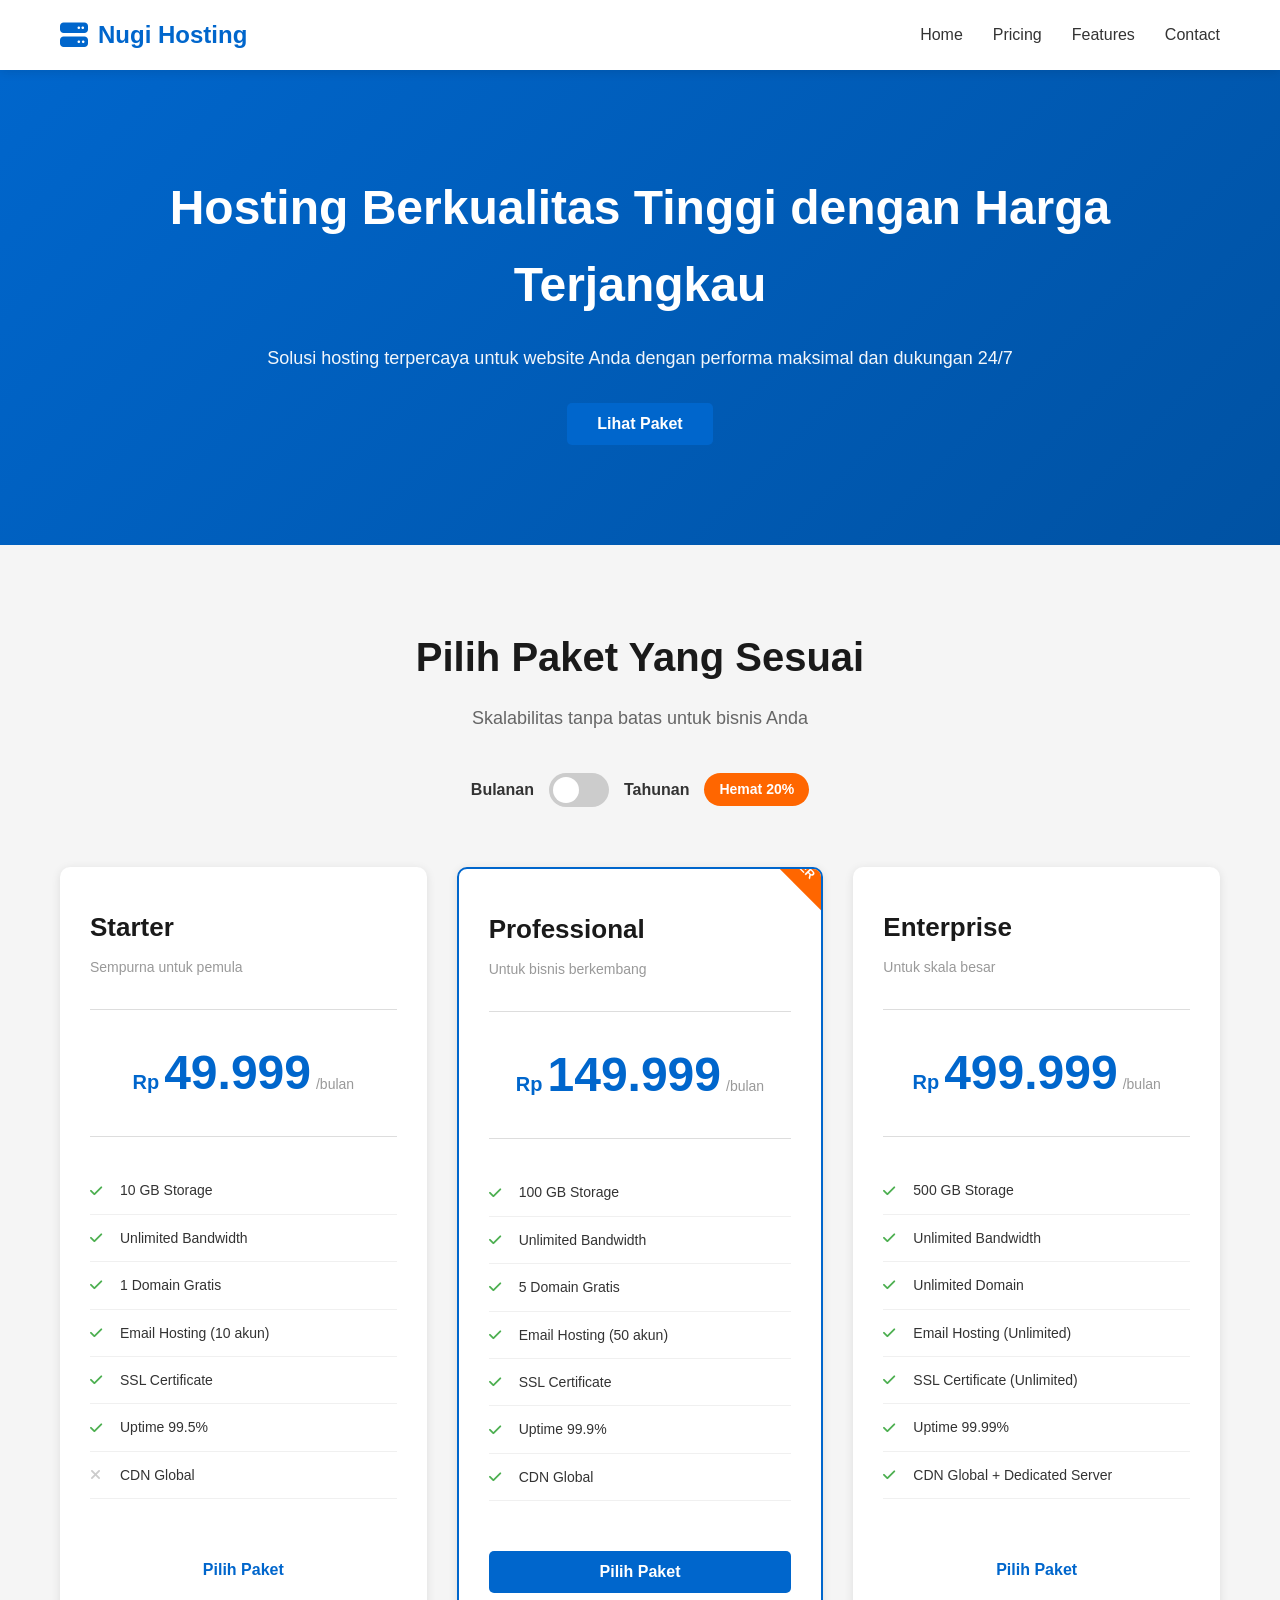
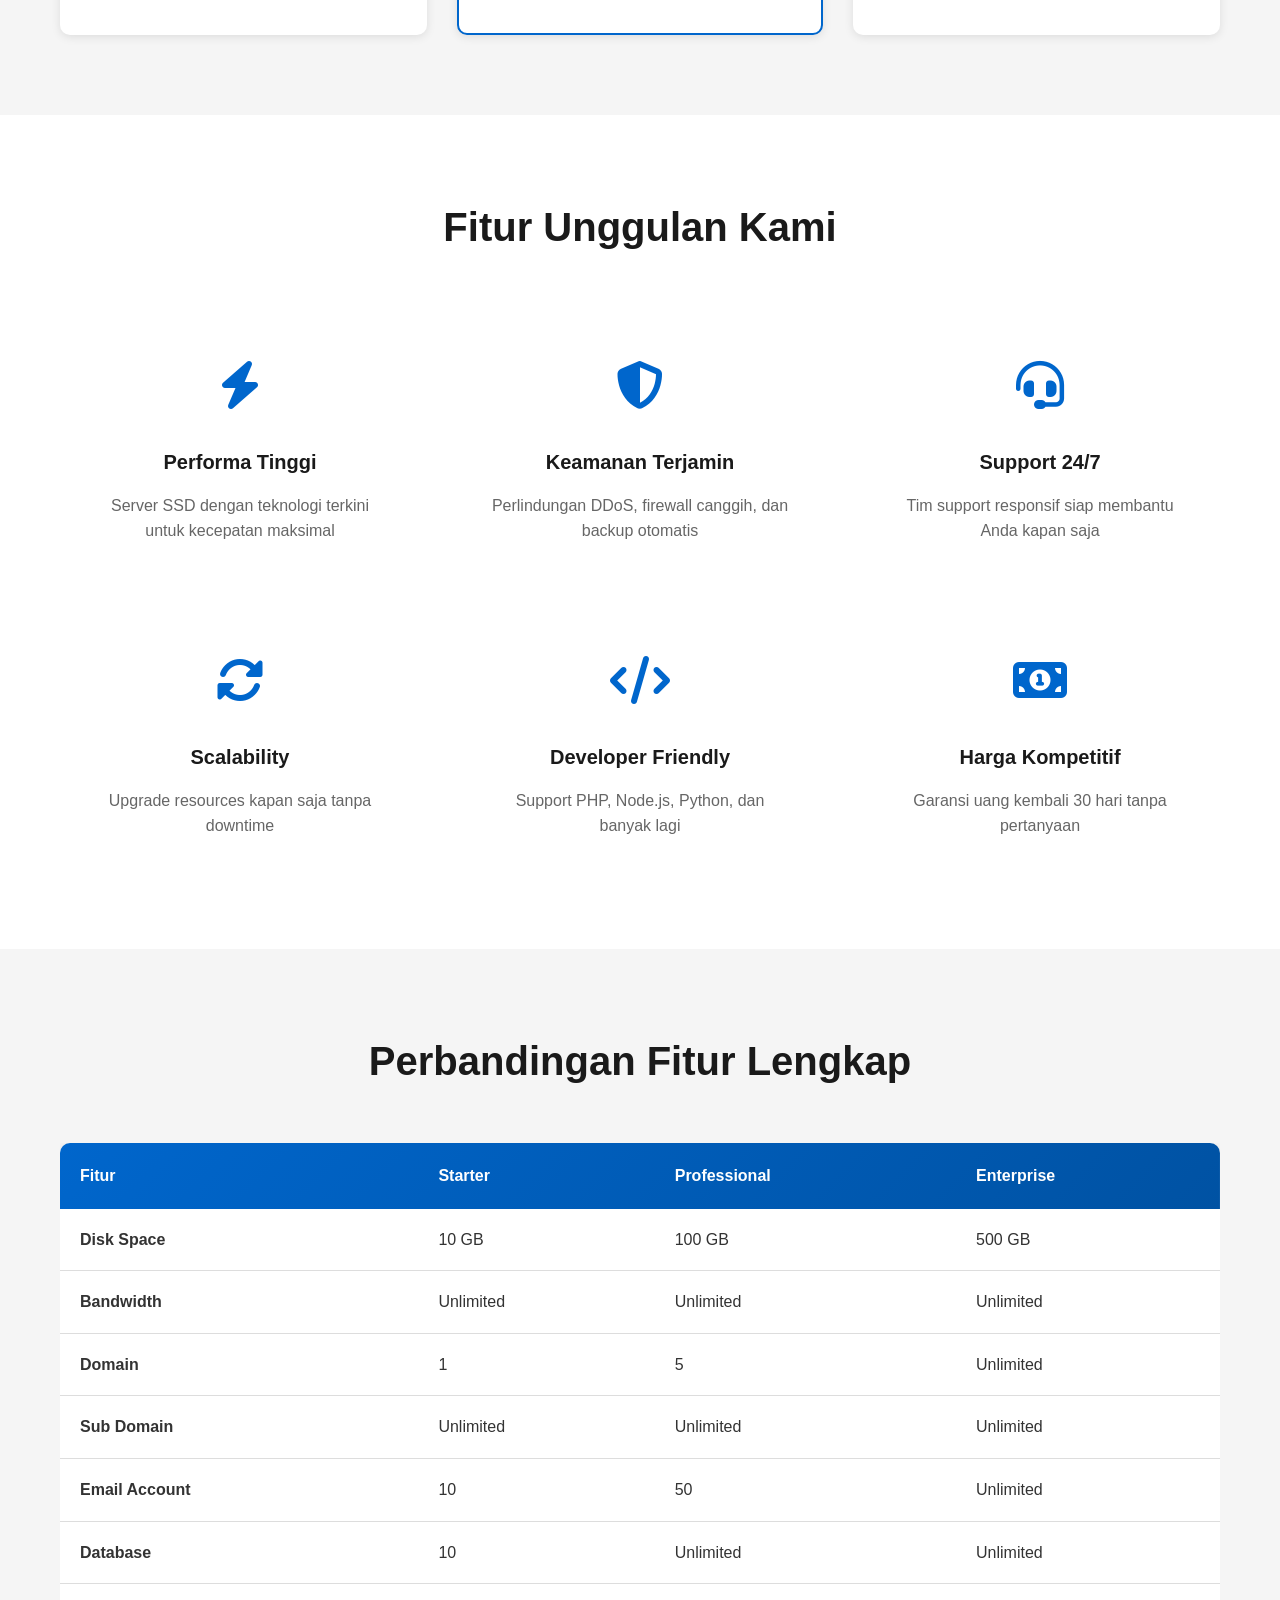
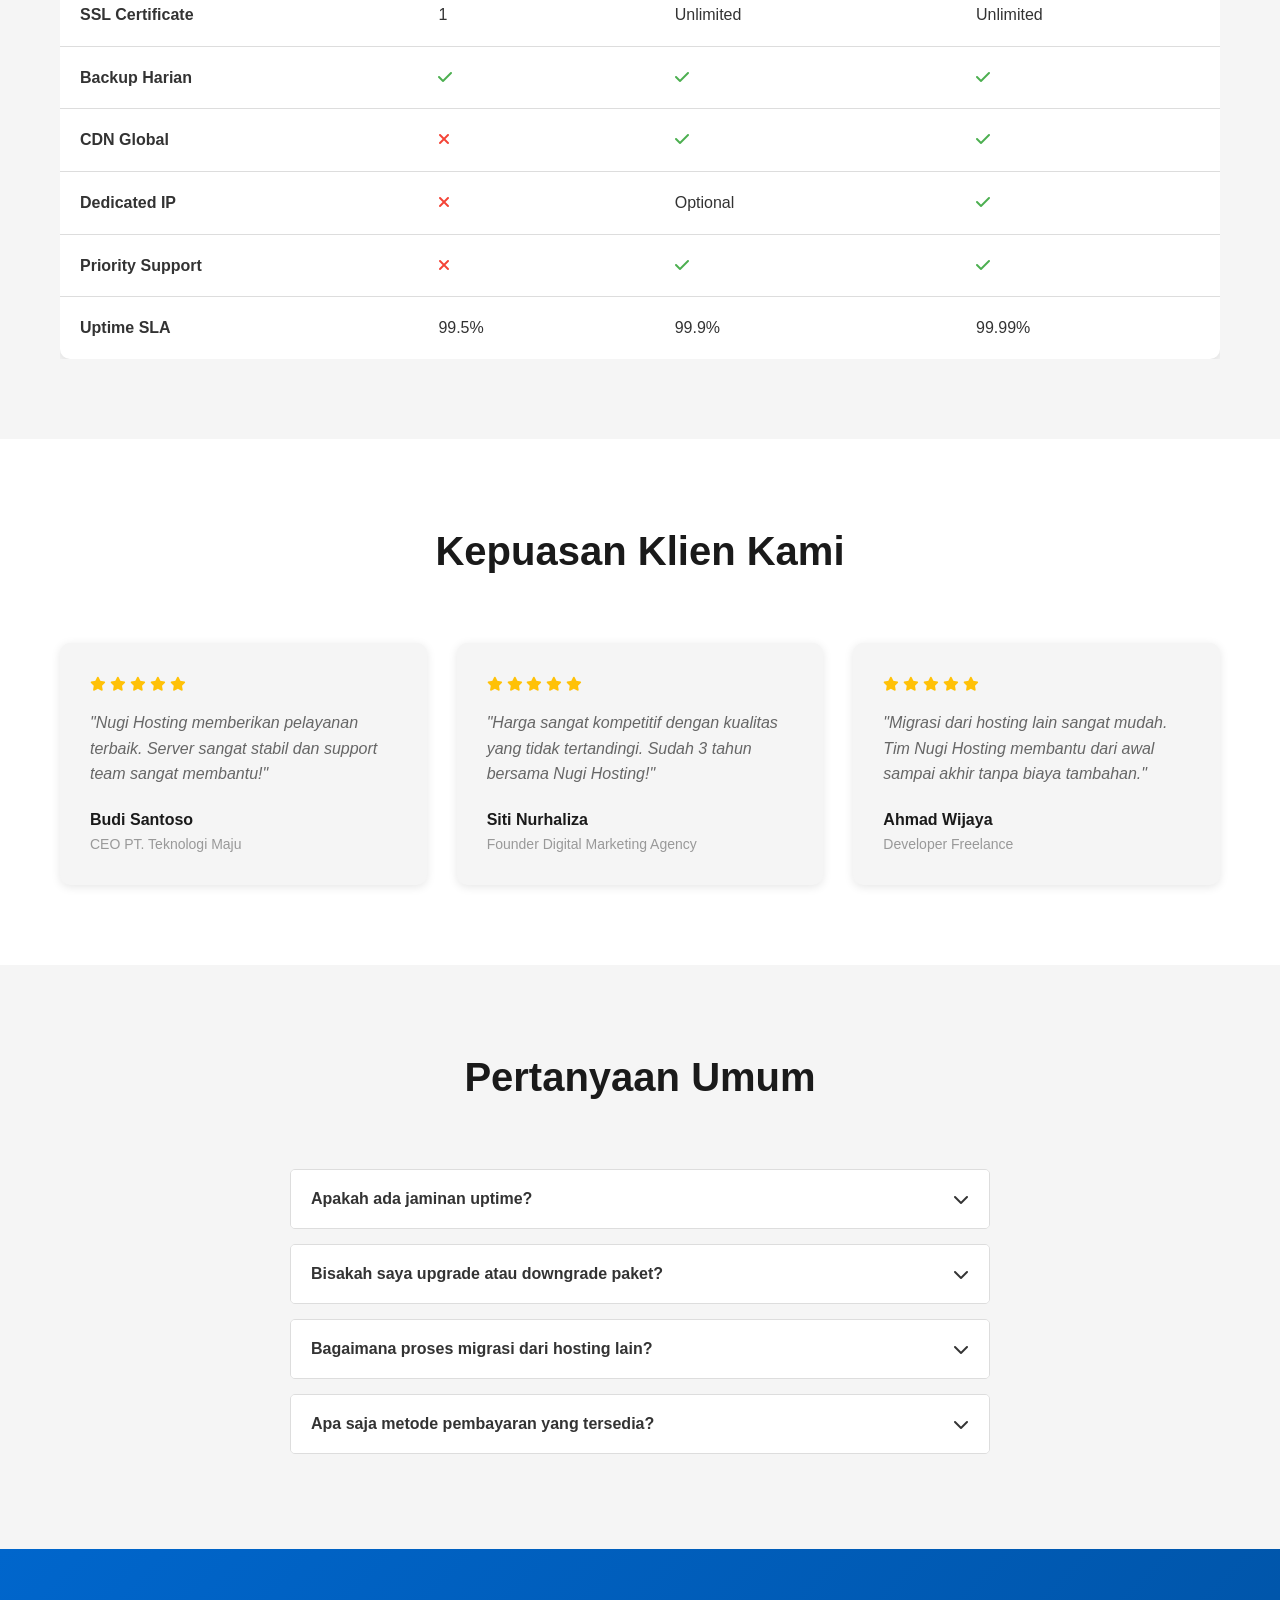
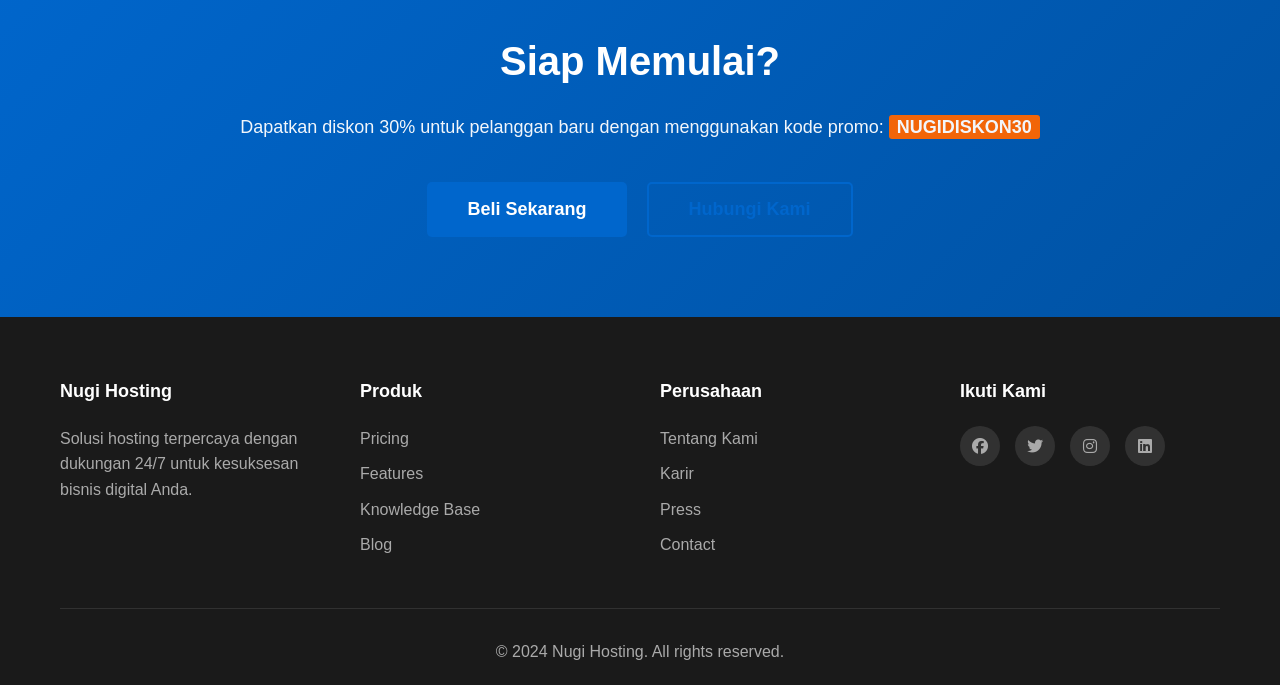
<file: index.html>
<!DOCTYPE html>
<html lang="id">
<head>
    <meta charset="UTF-8">
    <meta name="viewport" content="width=device-width, initial-scale=1.0">
    <title>Pricing - Nugi Hosting | Solusi Hosting Terpercaya</title>
    <link rel="stylesheet" href="css/style.css">
    <link rel="stylesheet" href="https://cdnjs.cloudflare.com/ajax/libs/font-awesome/6.4.0/css/all.min.css">
</head>
<body>
    <!-- Navigation -->
    <nav class="navbar">
        <div class="container">
            <div class="nav-wrapper">
                <div class="logo">
                    <i class="fas fa-server"></i>
                    <span>Nugi Hosting</span>
                </div>
                <ul class="nav-menu">
                    <li><a href="#home">Home</a></li>
                    <li><a href="#pricing">Pricing</a></li>
                    <li><a href="#features">Features</a></li>
                    <li><a href="#contact">Contact</a></li>
                </ul>
                <div class="hamburger">
                    <span></span>
                    <span></span>
                    <span></span>
                </div>
            </div>
        </div>
    </nav>

    <!-- Hero Section -->
    <section id="home" class="hero">
        <div class="container">
            <div class="hero-content">
                <h1>Hosting Berkualitas Tinggi dengan Harga Terjangkau</h1>
                <p>Solusi hosting terpercaya untuk website Anda dengan performa maksimal dan dukungan 24/7</p>
                <button class="btn btn-primary" onclick="document.getElementById('pricing').scrollIntoView({behavior: 'smooth'})">
                    Lihat Paket
                </button>
            </div>
        </div>
    </section>

    <!-- Pricing Section -->
    <section id="pricing" class="pricing">
        <div class="container">
            <div class="pricing-header">
                <h2>Pilih Paket Yang Sesuai</h2>
                <p>Skalabilitas tanpa batas untuk bisnis Anda</p>
                
                <!-- Toggle Button -->
                <div class="pricing-toggle">
                    <span class="toggle-label">Bulanan</span>
                    <label class="switch">
                        <input type="checkbox" id="priceToggle">
                        <span class="slider"></span>
                    </label>
                    <span class="toggle-label">Tahunan</span>
                    <span class="save-badge">Hemat 20%</span>
                </div>
            </div>

            <!-- Pricing Cards -->
            <div class="pricing-cards">
                <!-- Paket Starter -->
                <div class="pricing-card">
                    <div class="card-header">
                        <h3>Starter</h3>
                        <p class="description">Sempurna untuk pemula</p>
                    </div>
                    <div class="price-box">
                        <div class="price">
                            <span class="currency">Rp</span>
                            <span class="amount monthly-price">49.999</span>
                            <span class="amount yearly-price" style="display: none;">499.999</span>
                            <span class="period">/bulan</span>
                        </div>
                    </div>
                    <ul class="features-list">
                        <li><i class="fas fa-check"></i> 10 GB Storage</li>
                        <li><i class="fas fa-check"></i> Unlimited Bandwidth</li>
                        <li><i class="fas fa-check"></i> 1 Domain Gratis</li>
                        <li><i class="fas fa-check"></i> Email Hosting (10 akun)</li>
                        <li><i class="fas fa-check"></i> SSL Certificate</li>
                        <li><i class="fas fa-check"></i> Uptime 99.5%</li>
                        <li><i class="fas fa-times"></i> CDN Global</li>
                    </ul>
                    <button class="btn btn-outline">Pilih Paket</button>
                </div>

                <!-- Paket Professional -->
                <div class="pricing-card featured">
                    <div class="badge">POPULER</div>
                    <div class="card-header">
                        <h3>Professional</h3>
                        <p class="description">Untuk bisnis berkembang</p>
                    </div>
                    <div class="price-box">
                        <div class="price">
                            <span class="currency">Rp</span>
                            <span class="amount monthly-price">149.999</span>
                            <span class="amount yearly-price" style="display: none;">1.499.999</span>
                            <span class="period">/bulan</span>
                        </div>
                    </div>
                    <ul class="features-list">
                        <li><i class="fas fa-check"></i> 100 GB Storage</li>
                        <li><i class="fas fa-check"></i> Unlimited Bandwidth</li>
                        <li><i class="fas fa-check"></i> 5 Domain Gratis</li>
                        <li><i class="fas fa-check"></i> Email Hosting (50 akun)</li>
                        <li><i class="fas fa-check"></i> SSL Certificate</li>
                        <li><i class="fas fa-check"></i> Uptime 99.9%</li>
                        <li><i class="fas fa-check"></i> CDN Global</li>
                    </ul>
                    <button class="btn btn-primary">Pilih Paket</button>
                </div>

                <!-- Paket Enterprise -->
                <div class="pricing-card">
                    <div class="card-header">
                        <h3>Enterprise</h3>
                        <p class="description">Untuk skala besar</p>
                    </div>
                    <div class="price-box">
                        <div class="price">
                            <span class="currency">Rp</span>
                            <span class="amount monthly-price">499.999</span>
                            <span class="amount yearly-price" style="display: none;">4.999.999</span>
                            <span class="period">/bulan</span>
                        </div>
                    </div>
                    <ul class="features-list">
                        <li><i class="fas fa-check"></i> 500 GB Storage</li>
                        <li><i class="fas fa-check"></i> Unlimited Bandwidth</li>
                        <li><i class="fas fa-check"></i> Unlimited Domain</li>
                        <li><i class="fas fa-check"></i> Email Hosting (Unlimited)</li>
                        <li><i class="fas fa-check"></i> SSL Certificate (Unlimited)</li>
                        <li><i class="fas fa-check"></i> Uptime 99.99%</li>
                        <li><i class="fas fa-check"></i> CDN Global + Dedicated Server</li>
                    </ul>
                    <button class="btn btn-outline">Pilih Paket</button>
                </div>
            </div>
        </div>
    </section>

    <!-- Features Section -->
    <section id="features" class="features">
        <div class="container">
            <h2>Fitur Unggulan Kami</h2>
            <div class="features-grid">
                <div class="feature-item">
                    <div class="feature-icon">
                        <i class="fas fa-bolt"></i>
                    </div>
                    <h3>Performa Tinggi</h3>
                    <p>Server SSD dengan teknologi terkini untuk kecepatan maksimal</p>
                </div>
                <div class="feature-item">
                    <div class="feature-icon">
                        <i class="fas fa-shield-alt"></i>
                    </div>
                    <h3>Keamanan Terjamin</h3>
                    <p>Perlindungan DDoS, firewall canggih, dan backup otomatis</p>
                </div>
                <div class="feature-item">
                    <div class="feature-icon">
                        <i class="fas fa-headset"></i>
                    </div>
                    <h3>Support 24/7</h3>
                    <p>Tim support responsif siap membantu Anda kapan saja</p>
                </div>
                <div class="feature-item">
                    <div class="feature-icon">
                        <i class="fas fa-sync-alt"></i>
                    </div>
                    <h3>Scalability</h3>
                    <p>Upgrade resources kapan saja tanpa downtime</p>
                </div>
                <div class="feature-item">
                    <div class="feature-icon">
                        <i class="fas fa-code"></i>
                    </div>
                    <h3>Developer Friendly</h3>
                    <p>Support PHP, Node.js, Python, dan banyak lagi</p>
                </div>
                <div class="feature-item">
                    <div class="feature-icon">
                        <i class="fas fa-money-bill-alt"></i>
                    </div>
                    <h3>Harga Kompetitif</h3>
                    <p>Garansi uang kembali 30 hari tanpa pertanyaan</p>
                </div>
            </div>
        </div>
    </section>

    <!-- Comparison Table -->
    <section class="comparison">
        <div class="container">
            <h2>Perbandingan Fitur Lengkap</h2>
            <div class="table-responsive">
                <table class="comparison-table">
                    <thead>
                        <tr>
                            <th>Fitur</th>
                            <th>Starter</th>
                            <th>Professional</th>
                            <th>Enterprise</th>
                        </tr>
                    </thead>
                    <tbody>
                        <tr>
                            <td><strong>Disk Space</strong></td>
                            <td>10 GB</td>
                            <td>100 GB</td>
                            <td>500 GB</td>
                        </tr>
                        <tr>
                            <td><strong>Bandwidth</strong></td>
                            <td>Unlimited</td>
                            <td>Unlimited</td>
                            <td>Unlimited</td>
                        </tr>
                        <tr>
                            <td><strong>Domain</strong></td>
                            <td>1</td>
                            <td>5</td>
                            <td>Unlimited</td>
                        </tr>
                        <tr>
                            <td><strong>Sub Domain</strong></td>
                            <td>Unlimited</td>
                            <td>Unlimited</td>
                            <td>Unlimited</td>
                        </tr>
                        <tr>
                            <td><strong>Email Account</strong></td>
                            <td>10</td>
                            <td>50</td>
                            <td>Unlimited</td>
                        </tr>
                        <tr>
                            <td><strong>Database</strong></td>
                            <td>10</td>
                            <td>Unlimited</td>
                            <td>Unlimited</td>
                        </tr>
                        <tr>
                            <td><strong>SSL Certificate</strong></td>
                            <td>1</td>
                            <td>Unlimited</td>
                            <td>Unlimited</td>
                        </tr>
                        <tr>
                            <td><strong>Backup Harian</strong></td>
                            <td><i class="fas fa-check" style="color: #4CAF50;"></i></td>
                            <td><i class="fas fa-check" style="color: #4CAF50;"></i></td>
                            <td><i class="fas fa-check" style="color: #4CAF50;"></i></td>
                        </tr>
                        <tr>
                            <td><strong>CDN Global</strong></td>
                            <td><i class="fas fa-times" style="color: #f44336;"></i></td>
                            <td><i class="fas fa-check" style="color: #4CAF50;"></i></td>
                            <td><i class="fas fa-check" style="color: #4CAF50;"></i></td>
                        </tr>
                        <tr>
                            <td><strong>Dedicated IP</strong></td>
                            <td><i class="fas fa-times" style="color: #f44336;"></i></td>
                            <td>Optional</td>
                            <td><i class="fas fa-check" style="color: #4CAF50;"></i></td>
                        </tr>
                        <tr>
                            <td><strong>Priority Support</strong></td>
                            <td><i class="fas fa-times" style="color: #f44336;"></i></td>
                            <td><i class="fas fa-check" style="color: #4CAF50;"></i></td>
                            <td><i class="fas fa-check" style="color: #4CAF50;"></i></td>
                        </tr>
                        <tr>
                            <td><strong>Uptime SLA</strong></td>
                            <td>99.5%</td>
                            <td>99.9%</td>
                            <td>99.99%</td>
                        </tr>
                    </tbody>
                </table>
            </div>
        </div>
    </section>

    <!-- Testimonials Section -->
    <section class="testimonials">
        <div class="container">
            <h2>Kepuasan Klien Kami</h2>
            <div class="testimonials-grid">
                <div class="testimonial-card">
                    <div class="stars">
                        <i class="fas fa-star"></i>
                        <i class="fas fa-star"></i>
                        <i class="fas fa-star"></i>
                        <i class="fas fa-star"></i>
                        <i class="fas fa-star"></i>
                    </div>
                    <p class="testimonial-text">"Nugi Hosting memberikan pelayanan terbaik. Server sangat stabil dan support team sangat membantu!"</p>
                    <div class="testimonial-author">
                        <strong>Budi Santoso</strong>
                        <span>CEO PT. Teknologi Maju</span>
                    </div>
                </div>
                <div class="testimonial-card">
                    <div class="stars">
                        <i class="fas fa-star"></i>
                        <i class="fas fa-star"></i>
                        <i class="fas fa-star"></i>
                        <i class="fas fa-star"></i>
                        <i class="fas fa-star"></i>
                    </div>
                    <p class="testimonial-text">"Harga sangat kompetitif dengan kualitas yang tidak tertandingi. Sudah 3 tahun bersama Nugi Hosting!"</p>
                    <div class="testimonial-author">
                        <strong>Siti Nurhaliza</strong>
                        <span>Founder Digital Marketing Agency</span>
                    </div>
                </div>
                <div class="testimonial-card">
                    <div class="stars">
                        <i class="fas fa-star"></i>
                        <i class="fas fa-star"></i>
                        <i class="fas fa-star"></i>
                        <i class="fas fa-star"></i>
                        <i class="fas fa-star"></i>
                    </div>
                    <p class="testimonial-text">"Migrasi dari hosting lain sangat mudah. Tim Nugi Hosting membantu dari awal sampai akhir tanpa biaya tambahan."</p>
                    <div class="testimonial-author">
                        <strong>Ahmad Wijaya</strong>
                        <span>Developer Freelance</span>
                    </div>
                </div>
            </div>
        </div>
    </section>

    <!-- FAQ Section -->
    <section class="faq">
        <div class="container">
            <h2>Pertanyaan Umum</h2>
            <div class="faq-container">
                <div class="faq-item">
                    <button class="faq-question" onclick="toggleFAQ(this)">
                        <span>Apakah ada jaminan uptime?</span>
                        <i class="fas fa-chevron-down"></i>
                    </button>
                    <div class="faq-answer">
                        <p>Ya, kami menjamin uptime 99.5% hingga 99.99% tergantung paket yang Anda pilih. Jika tidak memenuhi SLA, kami akan memberikan kredit gratis.</p>
                    </div>
                </div>
                <div class="faq-item">
                    <button class="faq-question" onclick="toggleFAQ(this)">
                        <span>Bisakah saya upgrade atau downgrade paket?</span>
                        <i class="fas fa-chevron-down"></i>
                    </button>
                    <div class="faq-answer">
                        <p>Tentu saja! Anda bisa upgrade atau downgrade kapan saja tanpa penalti. Harga akan disesuaikan secara pro-rata.</p>
                    </div>
                </div>
                <div class="faq-item">
                    <button class="faq-question" onclick="toggleFAQ(this)">
                        <span>Bagaimana proses migrasi dari hosting lain?</span>
                        <i class="fas fa-chevron-down"></i>
                    </button>
                    <div class="faq-answer">
                        <p>Tim kami akan membantu proses migrasi gratis tanpa downtime. Anda hanya perlu memberikan akses ke hosting lama Anda.</p>
                    </div>
                </div>
                <div class="faq-item">
                    <button class="faq-question" onclick="toggleFAQ(this)">
                        <span>Apa saja metode pembayaran yang tersedia?</span>
                        <i class="fas fa-chevron-down"></i>
                    </button>
                    <div class="faq-answer">
                        <p>Kami menerima transfer bank, e-wallet (GoPay, OVO, Dana), dan kartu kredit. Cicilan juga tersedia untuk paket tahunan.</p>
                    </div>
                </div>
            </div>
        </div>
    </section>

    <!-- CTA Section -->
    <section class="cta">
        <div class="container">
            <h2>Siap Memulai?</h2>
            <p>Dapatkan diskon 30% untuk pelanggan baru dengan menggunakan kode promo: <strong>NUGIDISKON30</strong></p>
            <div class="cta-buttons">
                <button class="btn btn-primary btn-large">Beli Sekarang</button>
                <button class="btn btn-outline btn-large">Hubungi Kami</button>
            </div>
        </div>
    </section>

    <!-- Footer -->
    <footer class="footer">
        <div class="container">
            <div class="footer-content">
                <div class="footer-section">
                    <h4>Nugi Hosting</h4>
                    <p>Solusi hosting terpercaya dengan dukungan 24/7 untuk kesuksesan bisnis digital Anda.</p>
                </div>
                <div class="footer-section">
                    <h4>Produk</h4>
                    <ul>
                        <li><a href="#pricing">Pricing</a></li>
                        <li><a href="#features">Features</a></li>
                        <li><a href="#">Knowledge Base</a></li>
                        <li><a href="#">Blog</a></li>
                    </ul>
                </div>
                <div class="footer-section">
                    <h4>Perusahaan</h4>
                    <ul>
                        <li><a href="#">Tentang Kami</a></li>
                        <li><a href="#">Karir</a></li>
                        <li><a href="#">Press</a></li>
                        <li><a href="#">Contact</a></li>
                    </ul>
                </div>
                <div class="footer-section">
                    <h4>Ikuti Kami</h4>
                    <div class="social-links">
                        <a href="#"><i class="fab fa-facebook"></i></a>
                        <a href="#"><i class="fab fa-twitter"></i></a>
                        <a href="#"><i class="fab fa-instagram"></i></a>
                        <a href="#"><i class="fab fa-linkedin"></i></a>
                    </div>
                </div>
            </div>
            <div class="footer-bottom">
                <p>&copy; 2024 Nugi Hosting. All rights reserved.</p>
            </div>
        </div>
    </footer>

    <script src="js/script.js"></script>
</body>
</html>
</file>
<file: css/style.css>
/* ==================== GENERAL STYLES ==================== */
* {
    margin: 0;
    padding: 0;
    box-sizing: border-box;
}

:root {
    --primary-color: #0066cc;
    --secondary-color: #ff6600;
    --dark-color: #1a1a1a;
    --light-color: #f5f5f5;
    --text-color: #333;
    --border-color: #ddd;
    --success-color: #4CAF50;
    --danger-color: #f44336;
    --shadow: 0 2px 10px rgba(0, 0, 0, 0.1);
    --shadow-lg: 0 10px 30px rgba(0, 0, 0, 0.15);
}

body {
    font-family: 'Segoe UI', Tahoma, Geneva, Verdana, sans-serif;
    color: var(--text-color);
    background-color: #fff;
    line-height: 1.6;
}

html {
    scroll-behavior: smooth;
}

.container {
    max-width: 1200px;
    margin: 0 auto;
    padding: 0 20px;
}

/* ==================== BUTTONS ==================== */
.btn {
    display: inline-block;
    padding: 12px 30px;
    border: none;
    border-radius: 5px;
    cursor: pointer;
    font-size: 16px;
    font-weight: 600;
    transition: all 0.3s ease;
    text-decoration: none;
}

.btn-primary {
    background-color: var(--primary-color);
    color: white;
}

.btn-primary:hover {
    background-color: #0052a3;
    transform: translateY(-2px);
    box-shadow: 0 5px 15px rgba(0, 102, 204, 0.3);
}

.btn-outline {
    background-color: transparent;
    color: var(--primary-color);
    border: 2px solid var(--primary-color);
}

.btn-outline:hover {
    background-color: var(--primary-color);
    color: white;
}

.btn-large {
    padding: 15px 40px;
    font-size: 18px;
}

/* ==================== NAVIGATION ==================== */
.navbar {
    background: white;
    padding: 1rem 0;
    box-shadow: var(--shadow);
    position: sticky;
    top: 0;
    z-index: 1000;
}

.nav-wrapper {
    display: flex;
    justify-content: space-between;
    align-items: center;
}

.logo {
    font-size: 24px;
    font-weight: bold;
    color: var(--primary-color);
    display: flex;
    align-items: center;
    gap: 10px;
}

.logo i {
    font-size: 28px;
}

.nav-menu {
    display: flex;
    list-style: none;
    gap: 30px;
}

.nav-menu a {
    text-decoration: none;
    color: var(--text-color);
    font-weight: 500;
    transition: color 0.3s ease;
}

.nav-menu a:hover {
    color: var(--primary-color);
}

.hamburger {
    display: none;
    flex-direction: column;
    cursor: pointer;
}

.hamburger span {
    width: 25px;
    height: 3px;
    background-color: var(--text-color);
    margin: 5px 0;
    transition: 0.3s;
}

/* ==================== HERO SECTION ==================== */
.hero {
    background: linear-gradient(135deg, var(--primary-color) 0%, #0052a3 100%);
    color: white;
    padding: 100px 0;
    text-align: center;
}

.hero-content h1 {
    font-size: 48px;
    margin-bottom: 20px;
    animation: slideDown 0.8s ease;
}

.hero-content p {
    font-size: 18px;
    margin-bottom: 30px;
    opacity: 0.95;
    animation: slideUp 0.8s ease;
}

@keyframes slideDown {
    from {
        opacity: 0;
        transform: translateY(-30px);
    }
    to {
        opacity: 1;
        transform: translateY(0);
    }
}

@keyframes slideUp {
    from {
        opacity: 0;
        transform: translateY(30px);
    }
    to {
        opacity: 1;
        transform: translateY(0);
    }
}

/* ==================== PRICING SECTION ==================== */
.pricing {
    padding: 80px 0;
    background-color: var(--light-color);
}

.pricing-header {
    text-align: center;
    margin-bottom: 60px;
}

.pricing-header h2 {
    font-size: 40px;
    margin-bottom: 15px;
    color: var(--dark-color);
}

.pricing-header p {
    font-size: 18px;
    color: #666;
    margin-bottom: 40px;
}

/* Toggle Button */
.pricing-toggle {
    display: flex;
    align-items: center;
    justify-content: center;
    gap: 15px;
    margin-bottom: 50px;
}

.toggle-label {
    font-weight: 600;
    color: var(--text-color);
}

.switch {
    position: relative;
    display: inline-block;
    width: 60px;
    height: 34px;
}

.switch input {
    opacity: 0;
    width: 0;
    height: 0;
}

.slider {
    position: absolute;
    cursor: pointer;
    top: 0;
    left: 0;
    right: 0;
    bottom: 0;
    background-color: #ccc;
    transition: 0.4s;
    border-radius: 34px;
}

.slider:before {
    position: absolute;
    content: "";
    height: 26px;
    width: 26px;
    left: 4px;
    bottom: 4px;
    background-color: white;
    transition: 0.4s;
    border-radius: 50%;
}

input:checked + .slider {
    background-color: var(--primary-color);
}

input:checked + .slider:before {
    transform: translateX(26px);
}

.save-badge {
    background-color: var(--secondary-color);
    color: white;
    padding: 5px 15px;
    border-radius: 20px;
    font-weight: 600;
    font-size: 14px;
}

/* Pricing Cards */
.pricing-cards {
    display: grid;
    grid-template-columns: repeat(auto-fit, minmax(300px, 1fr));
    gap: 30px;
    margin-top: 40px;
}

.pricing-card {
    background: white;
    border-radius: 10px;
    padding: 40px 30px;
    box-shadow: var(--shadow);
    transition: all 0.3s ease;
    position: relative;
    overflow: hidden;
}

.pricing-card:hover {
    transform: translateY(-10px);
    box-shadow: var(--shadow-lg);
}

.pricing-card.featured {
    transform: scale(1.05);
    border: 2px solid var(--primary-color);
}

.pricing-card.featured:hover {
    transform: scale(1.05) translateY(-10px);
}

.badge {
    position: absolute;
    top: -30px;
    right: -30px;
    background: var(--secondary-color);
    color: white;
    padding: 8px 30px;
    font-weight: bold;
    transform: rotate(45deg);
    font-size: 12px;
}

.card-header h3 {
    font-size: 26px;
    margin-bottom: 8px;
    color: var(--dark-color);
}

.card-header .description {
    color: #999;
    font-size: 14px;
    margin-bottom: 30px;
}

.price-box {
    margin: 30px 0;
    text-align: center;
    border-top: 1px solid var(--border-color);
    border-bottom: 1px solid var(--border-color);
    padding: 25px 0;
}

.price {
    font-size: 48px;
    font-weight: bold;
    color: var(--primary-color);
    display: flex;
    justify-content: center;
    align-items: baseline;
    gap: 5px;
}

.price .currency {
    font-size: 20px;
}

.price .period {
    font-size: 14px;
    color: #999;
    font-weight: normal;
}

.features-list {
    list-style: none;
    margin: 30px 0;
}

.features-list li {
    padding: 12px 0;
    border-bottom: 1px solid #f0f0f0;
    display: flex;
    align-items: center;
    gap: 10px;
    font-size: 14px;
}

.features-list li i {
    color: var(--success-color);
    width: 20px;
}

.features-list li i.fa-times {
    color: #ccc;
}

.pricing-card .btn {
    width: 100%;
    margin-top: 20px;
    border: none;
}

/* ==================== FEATURES SECTION ==================== */
.features {
    padding: 80px 0;
    background: white;
}

.features h2 {
    text-align: center;
    font-size: 40px;
    margin-bottom: 60px;
    color: var(--dark-color);
}

.features-grid {
    display: grid;
    grid-template-columns: repeat(auto-fit, minmax(300px, 1fr));
    gap: 40px;
}

.feature-item {
    text-align: center;
    padding: 30px;
    transition: all 0.3s ease;
}

.feature-item:hover {
    transform: translateY(-5px);
}

.feature-icon {
    font-size: 48px;
    color: var(--primary-color);
    margin-bottom: 20px;
}

.feature-item h3 {
    font-size: 20px;
    margin-bottom: 15px;
    color: var(--dark-color);
}

.feature-item p {
    color: #666;
    line-height: 1.6;
}

/* ==================== COMPARISON TABLE ==================== */
.comparison {
    padding: 80px 0;
    background-color: var(--light-color);
}

.comparison h2 {
    text-align: center;
    font-size: 40px;
    margin-bottom: 50px;
    color: var(--dark-color);
}

.table-responsive {
    overflow-x: auto;
}

.comparison-table {
    width: 100%;
    border-collapse: collapse;
    background: white;
    box-shadow: var(--shadow);
    border-radius: 10px;
    overflow: hidden;
}

.comparison-table thead {
    background: linear-gradient(135deg, var(--primary-color) 0%, #0052a3 100%);
    color: white;
}

.comparison-table th {
    padding: 20px;
    text-align: left;
    font-weight: 600;
    font-size: 16px;
}

.comparison-table td {
    padding: 18px 20px;
    border-bottom: 1px solid var(--border-color);
}

.comparison-table tbody tr:hover {
    background-color: #f9f9f9;
}

.comparison-table tbody tr:last-child td {
    border-bottom: none;
}

/* ==================== TESTIMONIALS ==================== */
.testimonials {
    padding: 80px 0;
    background: white;
}

.testimonials h2 {
    text-align: center;
    font-size: 40px;
    margin-bottom: 60px;
    color: var(--dark-color);
}

.testimonials-grid {
    display: grid;
    grid-template-columns: repeat(auto-fit, minmax(300px, 1fr));
    gap: 30px;
}

.testimonial-card {
    background: var(--light-color);
    padding: 30px;
    border-radius: 10px;
    box-shadow: var(--shadow);
    transition: all 0.3s ease;
}

.testimonial-card:hover {
    transform: translateY(-5px);
    box-shadow: var(--shadow-lg);
}

.stars {
    color: #ffc107;
    font-size: 14px;
    margin-bottom: 15px;
}

.testimonial-text {
    font-style: italic;
    color: #666;
    margin-bottom: 20px;
    line-height: 1.6;
}

.testimonial-author {
    display: flex;
    flex-direction: column;
}

.testimonial-author strong {
    color: var(--dark-color);
    font-size: 16px;
}

.testimonial-author span {
    color: #999;
    font-size: 14px;
}

/* ==================== FAQ SECTION ==================== */
.faq {
    padding: 80px 0;
    background-color: var(--light-color);
}

.faq h2 {
    text-align: center;
    font-size: 40px;
    margin-bottom: 60px;
    color: var(--dark-color);
}

.faq-container {
    max-width: 700px;
    margin: 0 auto;
}

.faq-item {
    margin-bottom: 15px;
    border: 1px solid var(--border-color);
    border-radius: 5px;
    overflow: hidden;
    background: white;
}

.faq-question {
    width: 100%;
    padding: 20px;
    background: white;
    border: none;
    cursor: pointer;
    display: flex;
    justify-content: space-between;
    align-items: center;
    font-size: 16px;
    font-weight: 600;
    color: var(--text-color);
    transition: all 0.3s ease;
}

.faq-question:hover {
    background-color: var(--light-color);
    color: var(--primary-color);
}

.faq-question i {
    transition: transform 0.3s ease;
}

.faq-question.active i {
    transform: rotate(180deg);
}

.faq-answer {
    max-height: 0;
    overflow: hidden;
    transition: max-height 0.3s ease;
    background-color: var(--light-color);
}

.faq-answer.active {
    max-height: 500px;
}

.faq-answer p {
    padding: 20px;
    color: #666;
    line-height: 1.6;
}

/* ==================== CTA SECTION ==================== */
.cta {
    background: linear-gradient(135deg, var(--primary-color) 0%, #0052a3 100%);
    color: white;
    padding: 80px 0;
    text-align: center;
}

.cta h2 {
    font-size: 40px;
    margin-bottom: 20px;
}

.cta p {
    font-size: 18px;
    margin-bottom: 40px;
    opacity: 0.95;
}

.cta strong {
    background: var(--secondary-color);
    padding: 2px 8px;
    border-radius: 3px;
}

.cta-buttons {
    display: flex;
    justify-content: center;
    gap: 20px;
    flex-wrap: wrap;
}

.cta-buttons .btn {
    padding: 15px 40px;
    font-size: 18px;
}

/* ==================== FOOTER ==================== */
.footer {
    background-color: var(--dark-color);
    color: white;
    padding: 60px 0 20px;
}

.footer-content {
    display: grid;
    grid-template-columns: repeat(auto-fit, minmax(250px, 1fr));
    gap: 40px;
    margin-bottom: 40px;
}

.footer-section h4 {
    margin-bottom: 20px;
    font-size: 18px;
}

.footer-section p {
    color: #aaa;
    line-height: 1.6;
}

.footer-section ul {
    list-style: none;
}

.footer-section ul li {
    margin-bottom: 10px;
}

.footer-section a {
    color: #aaa;
    text-decoration: none;
    transition: color 0.3s ease;
}

.footer-section a:hover {
    color: var(--primary-color);
}

.social-links {
    display: flex;
    gap: 15px;
}

.social-links a {
    width: 40px;
    height: 40px;
    display: flex;
    align-items: center;
    justify-content: center;
    background-color: rgba(255, 255, 255, 0.1);
    border-radius: 50%;
    transition: all 0.3s ease;
}

.social-links a:hover {
    background-color: var(--primary-color);
}

.footer-bottom {
    border-top: 1px solid rgba(255, 255, 255, 0.1);
    padding-top: 30px;
    text-align: center;
    color: #aaa;
}

/* ==================== RESPONSIVE DESIGN ==================== */
@media (max-width: 768px) {
    .hamburger {
        display: flex;
    }

    .nav-menu {
        display: none;
        position: absolute;
        top: 100%;
        left: 0;
        right: 0;
        flex-direction: column;
        background: white;
        padding: 20px;
        gap: 10px;
        box-shadow: var(--shadow);
    }

    .nav-menu.active {
        display: flex;
    }

    .hero-content h1 {
        font-size: 32px;
    }

    .hero-content p {
        font-size: 16px;
    }

    .pricing-header h2 {
        font-size: 28px;
    }

    .pricing-card.featured {
        transform: scale(1);
    }

    .pricing-card.featured:hover {
        transform: translateY(-10px);
    }

    .features h2,
    .comparison h2,
    .testimonials h2,
    .faq h2,
    .cta h2 {
        font-size: 28px;
    }

    .cta-buttons {
        flex-direction: column;
    }

    .cta-buttons .btn {
        width: 100%;
    }

    .pricing-toggle {
        flex-wrap: wrap;
    }

    .table-responsive {
        font-size: 14px;
    }

    .comparison-table th,
    .comparison-table td {
        padding: 12px;
    }
}

@media (max-width: 480px) {
    .hero-content h1 {
        font-size: 24px;
    }

    .pricing-header h2 {
        font-size: 24px;
    }

    .pricing-cards {
        gap: 20px;
    }

    .price {
        font-size: 36px;
    }

    .features-grid,
    .testimonials-grid {
        gap: 20px;
    }

    .feature-icon {
        font-size: 36px;
    }

    .footer-content {
        gap: 20px;
    }
}

/* ==================== ANIMATIONS ==================== */
@keyframes fadeIn {
    from {
        opacity: 0;
    }
    to {
        opacity: 1;
    }
}

@keyframes slideInLeft {
    from {
        opacity: 0;
        transform: translateX(-50px);
    }
    to {
        opacity: 1;
        transform: translateX(0);
    }
}

.pricing-card {
    animation: fadeIn 0.5s ease;
}
</file>
